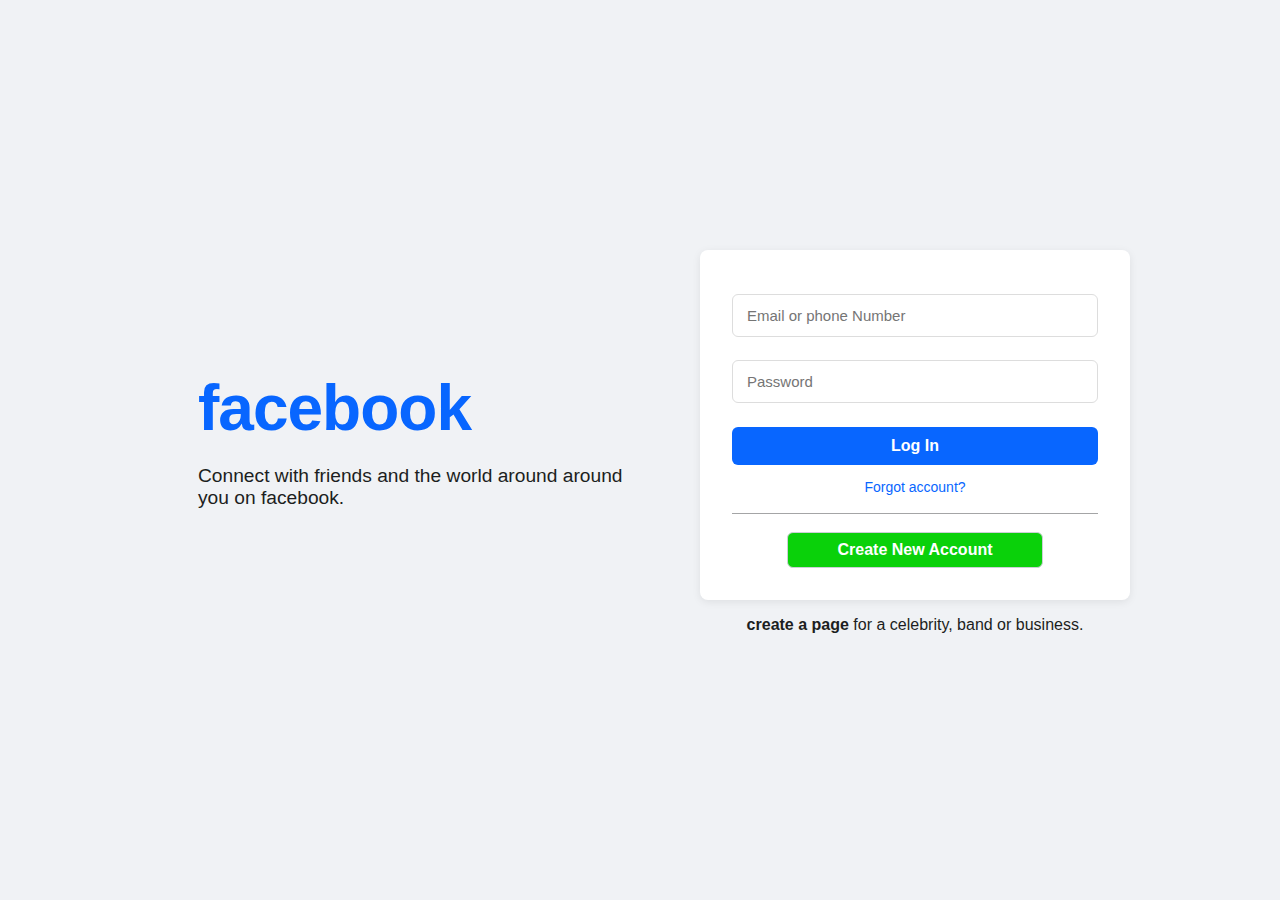
<file: index.html>
<!doctype html>
<html lang="en">
<head>
  <meta charset="utf-8" />
  <meta name="viewport" content="width=device-width,initial-scale=1" />
  <title>Login</title>
  <link rel="stylesheet" href="css/styles.css">
</head>
<body>
  <main class="page">
    <div class="card">
      <div class="card-media">
        <div class="brand">
          <h1>facebook</h1>
          <p>Connect with friends and the world around around you on facebook.</p>
        </div>
      </div>

      <div class="card-form">
        <form action="#" method="post">
          <label class="sr-only">Email or phone</label>
          <input type="text" name="email" placeholder="Email or phone Number" required>

          <label class="sr-only">Password</label>
          <input type="password" name="password" placeholder="Password" required>

          <button class="btn btn-primary" type="submit">Log In</button>

          <div class="aux">
            <a href="#" class="link">Forgot account?</a>
            <hr>
            <a href="Register.html" class="btn btn-outline">Create New Account</a>
          </div>
        </form>
        
        <p><span>create a page</span> for a celebrity, band or business.</p>
      </div>
    </div>
  </main>
</body>
</html>
</file>
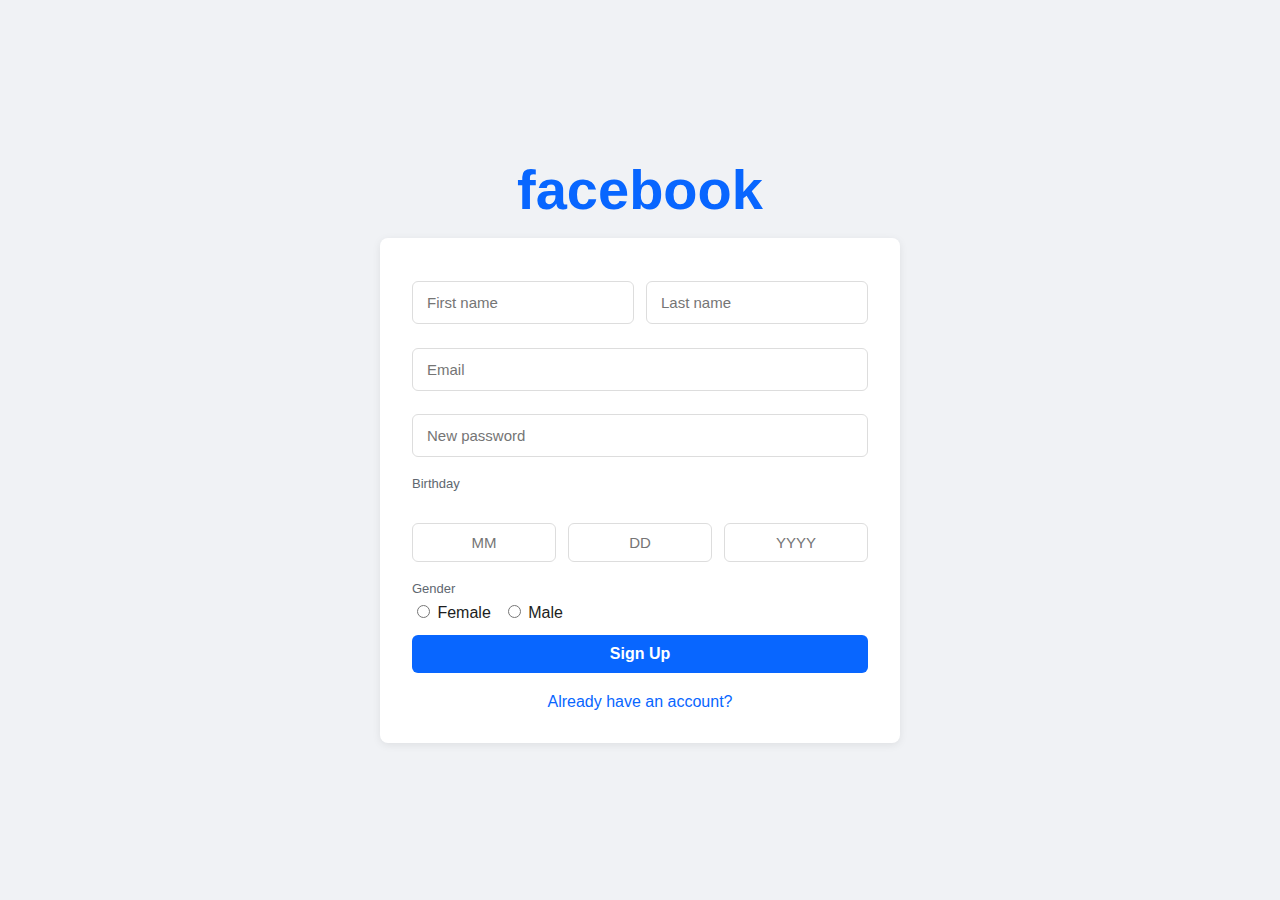
<file: Register.html>
<!doctype html>
<html lang="en">
<head>
    <meta charset="utf-8" />
    <meta name="viewport" content="width=device-width,initial-scale=1" />
    <title>Register</title>
    <link rel="stylesheet" href="css/styles.css">
</head>
<body>
    <main class="page">
        <div class="card single">
            
            <div class="card-form">
                <h2>facebook</h2>

                <form action="#" method="post" class="register-form">
                    <div class="row">
                        <input type="text" name="first_name" placeholder="First name" required>
                        <input type="text" name="last_name" placeholder="Last name" required>
                    </div>

                    <input type="email" name="email" placeholder="Email" required>
                    <input type="password" name="password" placeholder="New password" required>

                    <label class="label">Birthday</label>
                    <div class="row small">
                        <input type="text" name="month" placeholder="MM" required>
                        <input type="text" name="day" placeholder="DD" required>
                        <input type="text" name="year" placeholder="YYYY" required>
                    </div>

                    <label class="label">Gender</label>
                    <div class="row radios">
                        <label><input type="radio" name="gender" value="female" required> Female</label>
                        <label><input type="radio" name="gender" value="male"> Male</label>
                    </div>

                    <button class="btn btn-primary" type="submit">Sign Up</button>
                    <a href="index.html" class="small login">Already have an account? </a>
                </form>
            </div>
        </div>
    </main>
</body>
</html>
</file>
<file: css/styles.css>
:root {
  --bg: #f0f2f5;
  --card: #ffffff;
  --brand: #0866ff;
  --text: #1c1e21;
  --muted: #606770;
  --btn:#0ad10a;
}
* {
  box-sizing: border-box;
}
body {
  margin: 0;
  background: var(--bg);
  font-family: Arial, Helvetica, sans-serif;
  color: var(--text);
  -webkit-font-smoothing: antialiased;
}
.page {
  min-height: 100vh;
  display: flex;
  align-items: center;
  justify-content: center;
  padding: 24px;
}
.card {
  width: 100%;
  max-width: 980px;
  background: transparent;
  display: flex;
  gap: 24px;
  align-items: stretch;
}
.card.single {
  max-width: 520px;
}
.card-media {
  flex: 1;
  color: var(--brand);
  padding: 48px;
  display: flex;
  align-items: center;
  justify-content: center;
}
.brand h1 {
  margin: 0;
  font-size: 4rem;
  letter-spacing: -1px;
}
.brand p {
  margin-top:1.25rem;
  color: var(--text);
  font-size: 1.2rem;
}
.card-form {
  flex: 1;
}
.card-form h2{
  font-size: 3.5rem;
  text-align: center;
  color: var(--brand);
  margin: 0 0 1rem 0;
}
.card-form p{
  text-align: center;
}
.card-form p span {
  font-weight: 600;
}

form {
  display: block;
  background: var(--card);
  padding: 32px;
  border-radius: 8px;
  box-shadow: 0 2px 8px rgba(0, 0, 0, 0.08);
}
input[type="text"],
input[type="password"],
input[type="email"] {
  width: 100%;
  padding: 12px 14px;
  margin: 0.725rem 0;
  border: 1px solid #ddd;
  border-radius: 6px;
  font-size: 15px;
}
.row {
  display: flex;
  gap: 12px;
}
.row.small input {
  padding: 10px;
  text-align: center;
}
.row.radios {
  flex-direction: row;
  gap: 12px;
  align-items: center;
}
label.label {
  display: block;
  margin-top: 8px;
  margin-bottom: 6px;
  color: var(--muted);
  font-size: 13px;
}
.btn {
  display: inline-block;
  padding: 10px 14px;
  border-radius: 6px;
  font-weight: 600;
  border: none;
  cursor: pointer;
}
.btn-primary {
  background: var(--brand);
  color: white;
  width: 100%;
  font-size: 16px;
  margin-top:.8rem
}
.btn-outline {
  background: var(--btn);
  border: 1px solid #ccd0d5;
  color: white;
  text-align: center;
  padding: 8px 12px;
  border-radius: 6px;
  text-decoration: none;
  width: 70%;
  margin:auto;
}

.aux {
  display: flex;
  flex-direction: column;
  gap: 10px;
  margin-top: 14px;
}
.aux .link {
  color: var(--brand);
  text-decoration: none;
  font-size: 14px;
  text-align: center;
}
.aux hr{
  background-color: var(--text);
  opacity: 0.4;
  border: none;
  width:100%;
  height: 1px;
}
.small {
  color: var(--brand);
  font-size: 14px;
  margin-top: 1.25rem;
}
.login{
  display:block;
  color: var(--brand);
  font-size: 1rem;
  margin-top: 1.25rem;
  text-decoration: none;
  text-align: center;
}
.sr-only {
  position: absolute;
  width: 1px;
  height: 1px;
  padding: 0;
  margin: -1px;
  overflow: hidden;
  clip: rect(0, 0, 0, 0);
  white-space: nowrap;
  border: 0;
}

@media (min-width: 900px) {
  .card {
    background: transparent;
  }
  .card-media {
    border-radius: 8px 0 0 8px;
  }
  .card-form {
    border-radius: 0 8px 8px 0;
  }
}

@media (max-width: 899px) {
  .card {
    flex-direction: column;
  }
  .card-media {
    order: 1;
    padding: 28px;
    border-radius: 8px;
  }
  .card-form {
    order: 2;
  }
  .row {
    flex-direction: column;
  }
}
</file>
